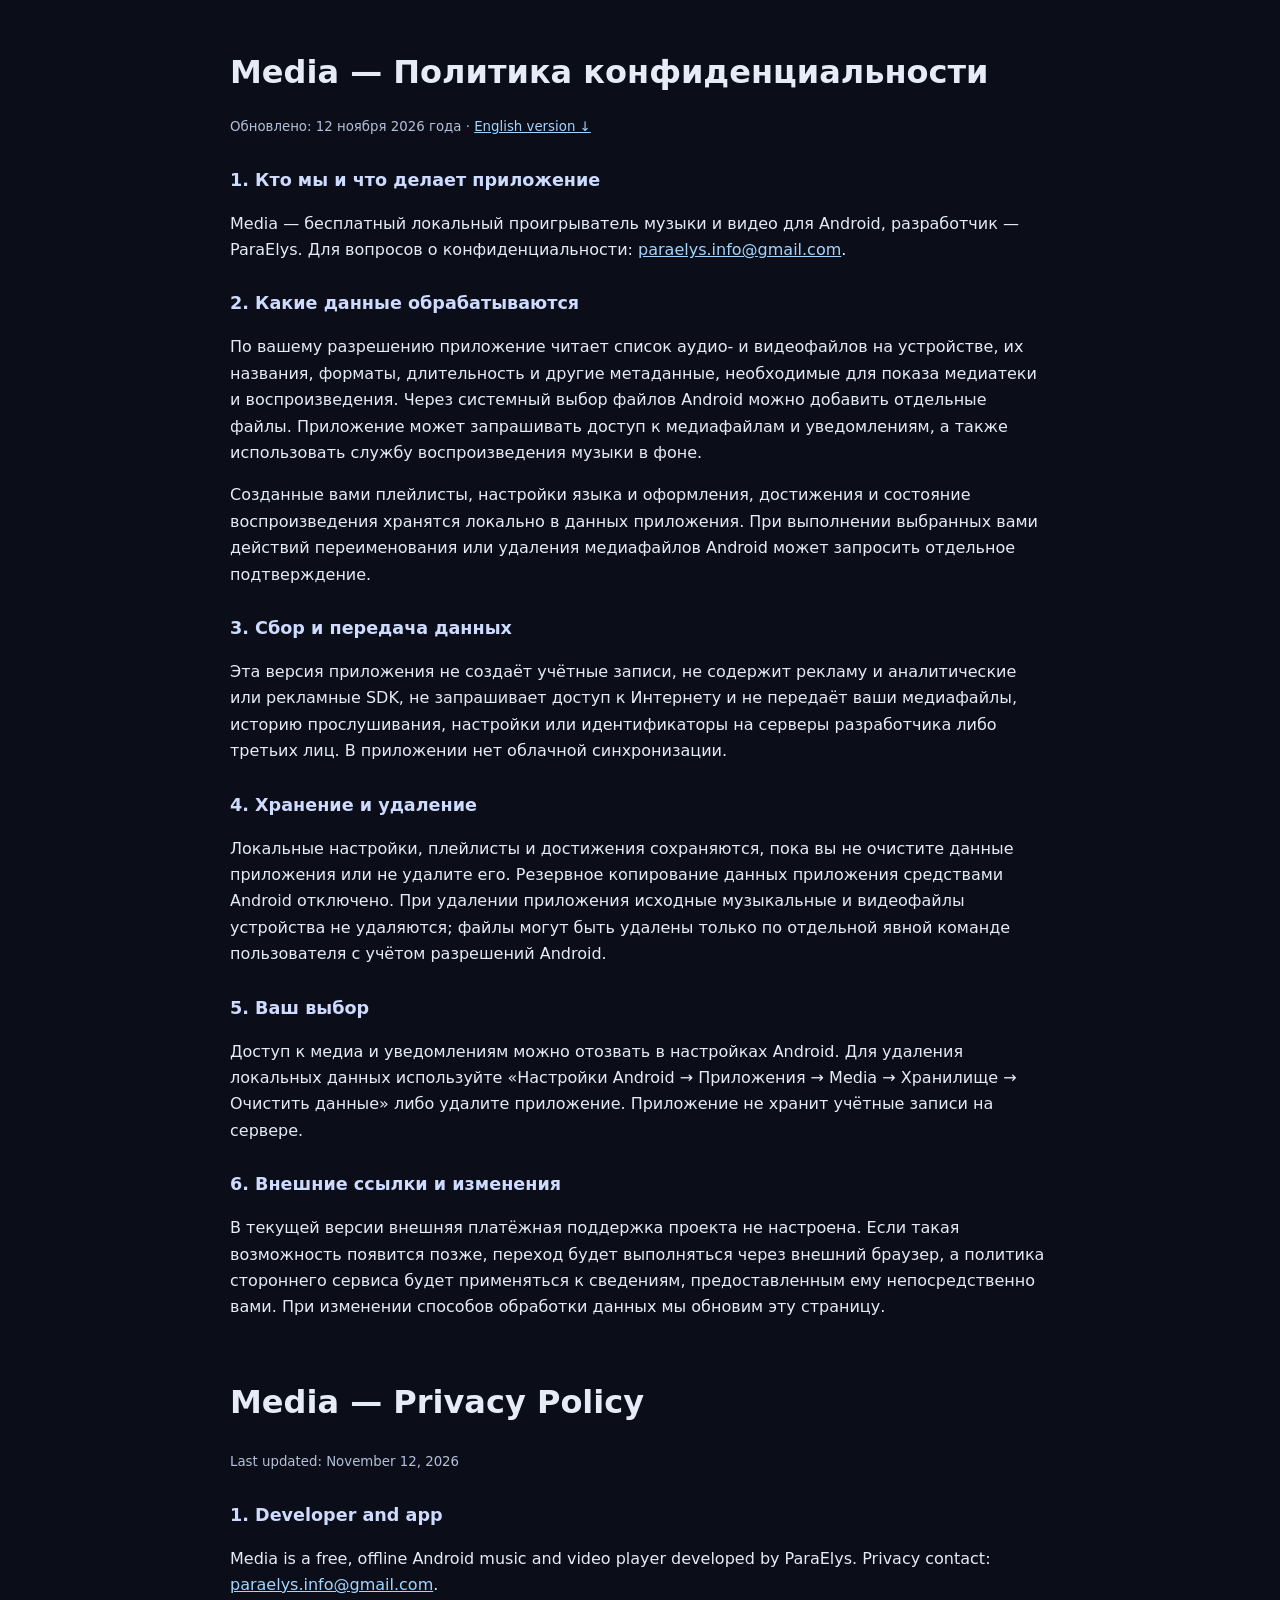
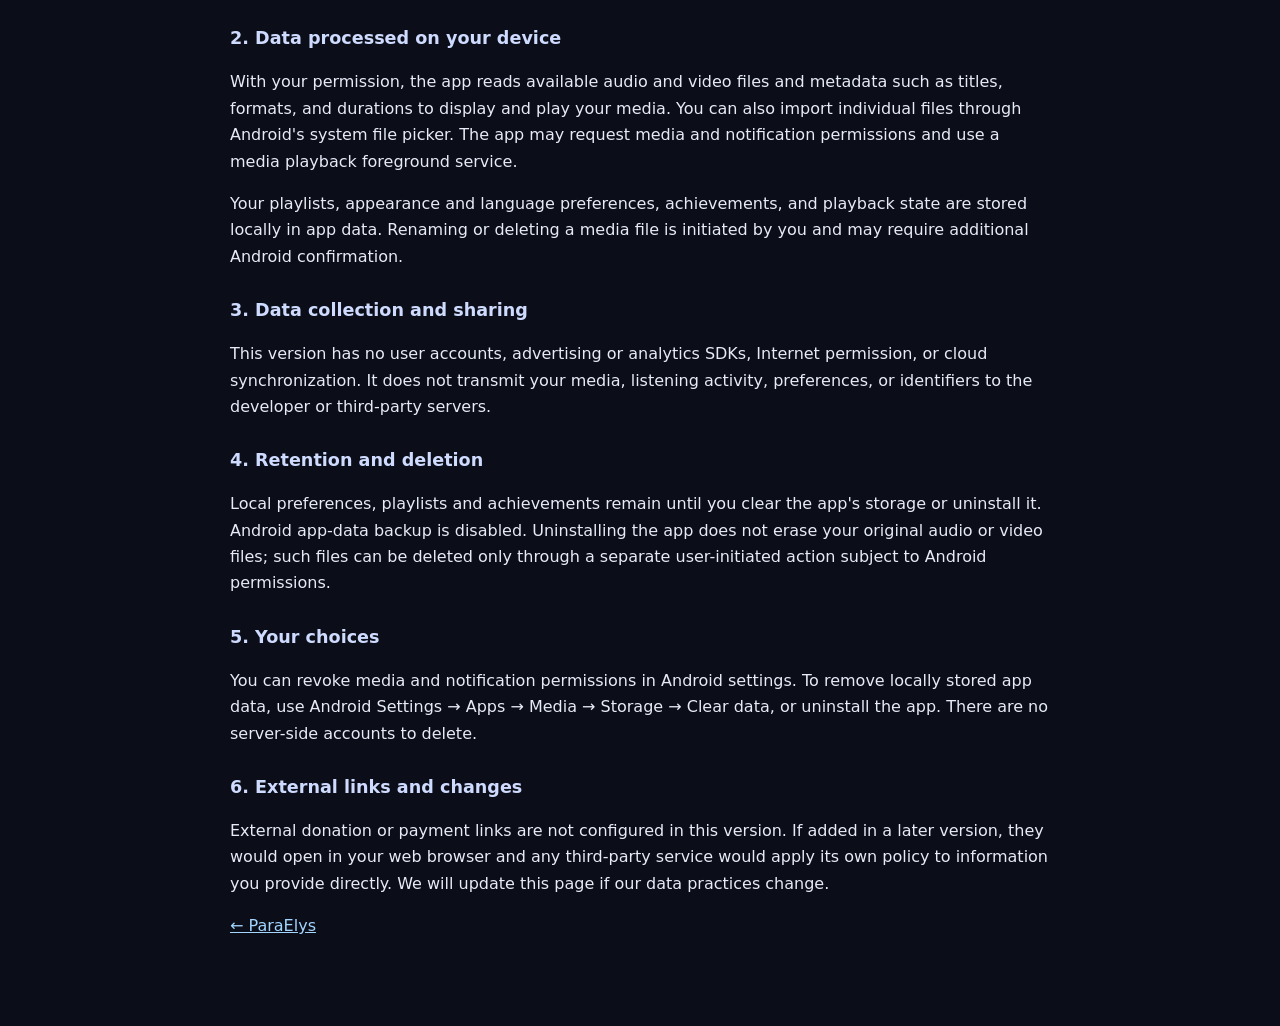
<file: media-privacy.html>
<!doctype html>
<html lang="ru">
<head>
  <meta charset="utf-8">
  <meta name="viewport" content="width=device-width, initial-scale=1">
  <meta name="robots" content="index,follow">
  <meta name="description" content="Политика конфиденциальности Media / Media Privacy Policy">
  <title>Media — Политика конфиденциальности / Privacy Policy</title>
  <style>
    :root{color-scheme:dark;font-family:system-ui,-apple-system,"Segoe UI",sans-serif}
    body{margin:0;background:#0b0e18;color:#e7eaf7;line-height:1.65}
    main{max-width:820px;margin:auto;padding:32px 22px 70px}
    a{color:#a3d5ff} a:focus-visible{outline:2px solid #a3d5ff}
    h1{font-size:clamp(1.5rem,4vw,2rem);line-height:1.2}
    h2{margin-top:26px;font-size:1.1rem;color:#cedbff}
    p,li{font-size:1rem} section{padding-top:20px}
    section+section{border-top:1px solid #35415c;margin-top:35px}
    small{color:#b6bfda}
  </style>
</head>
<body>
<main>
  <h1>Media — Политика конфиденциальности</h1>
  <small>Обновлено: 12 ноября 2026 года · <a href="#english" lang="en">English version ↓</a></small>
  <h2>1. Кто мы и что делает приложение</h2>
  <p>Media — бесплатный локальный проигрыватель музыки и видео для Android, разработчик — ParaElys. Для вопросов о конфиденциальности: <a href="mailto:paraelys.info@gmail.com">paraelys.info@gmail.com</a>.</p>
  <h2>2. Какие данные обрабатываются</h2>
  <p>По вашему разрешению приложение читает список аудио- и видеофайлов на устройстве, их названия, форматы, длительность и другие метаданные, необходимые для показа медиатеки и воспроизведения. Через системный выбор файлов Android можно добавить отдельные файлы. Приложение может запрашивать доступ к медиафайлам и уведомлениям, а также использовать службу воспроизведения музыки в фоне.</p>
  <p>Созданные вами плейлисты, настройки языка и оформления, достижения и состояние воспроизведения хранятся локально в данных приложения. При выполнении выбранных вами действий переименования или удаления медиафайлов Android может запросить отдельное подтверждение.</p>
  <h2>3. Сбор и передача данных</h2>
  <p>Эта версия приложения не создаёт учётные записи, не содержит рекламу и аналитические или рекламные SDK, не запрашивает доступ к Интернету и не передаёт ваши медиафайлы, историю прослушивания, настройки или идентификаторы на серверы разработчика либо третьих лиц. В приложении нет облачной синхронизации.</p>
  <h2>4. Хранение и удаление</h2>
  <p>Локальные настройки, плейлисты и достижения сохраняются, пока вы не очистите данные приложения или не удалите его. Резервное копирование данных приложения средствами Android отключено. При удалении приложения исходные музыкальные и видеофайлы устройства не удаляются; файлы могут быть удалены только по отдельной явной команде пользователя с учётом разрешений Android.</p>
  <h2>5. Ваш выбор</h2>
  <p>Доступ к медиа и уведомлениям можно отозвать в настройках Android. Для удаления локальных данных используйте «Настройки Android → Приложения → Media → Хранилище → Очистить данные» либо удалите приложение. Приложение не хранит учётные записи на сервере.</p>
  <h2>6. Внешние ссылки и изменения</h2>
  <p>В текущей версии внешняя платёжная поддержка проекта не настроена. Если такая возможность появится позже, переход будет выполняться через внешний браузер, а политика стороннего сервиса будет применяться к сведениям, предоставленным ему непосредственно вами. При изменении способов обработки данных мы обновим эту страницу.</p>
  <section id="english" lang="en">
    <h1>Media — Privacy Policy</h1>
    <small>Last updated: November 12, 2026</small>
    <h2>1. Developer and app</h2>
    <p>Media is a free, offline Android music and video player developed by ParaElys. Privacy contact: <a href="mailto:paraelys.info@gmail.com">paraelys.info@gmail.com</a>.</p>
    <h2>2. Data processed on your device</h2>
    <p>With your permission, the app reads available audio and video files and metadata such as titles, formats, and durations to display and play your media. You can also import individual files through Android's system file picker. The app may request media and notification permissions and use a media playback foreground service.</p>
    <p>Your playlists, appearance and language preferences, achievements, and playback state are stored locally in app data. Renaming or deleting a media file is initiated by you and may require additional Android confirmation.</p>
    <h2>3. Data collection and sharing</h2>
    <p>This version has no user accounts, advertising or analytics SDKs, Internet permission, or cloud synchronization. It does not transmit your media, listening activity, preferences, or identifiers to the developer or third-party servers.</p>
    <h2>4. Retention and deletion</h2>
    <p>Local preferences, playlists and achievements remain until you clear the app's storage or uninstall it. Android app-data backup is disabled. Uninstalling the app does not erase your original audio or video files; such files can be deleted only through a separate user-initiated action subject to Android permissions.</p>
    <h2>5. Your choices</h2>
    <p>You can revoke media and notification permissions in Android settings. To remove locally stored app data, use Android Settings → Apps → Media → Storage → Clear data, or uninstall the app. There are no server-side accounts to delete.</p>
    <h2>6. External links and changes</h2>
    <p>External donation or payment links are not configured in this version. If added in a later version, they would open in your web browser and any third-party service would apply its own policy to information you provide directly. We will update this page if our data practices change.</p>
  </section>
  <p><a href="./">← ParaElys</a></p>
</main>
</body>
</html>
</file>
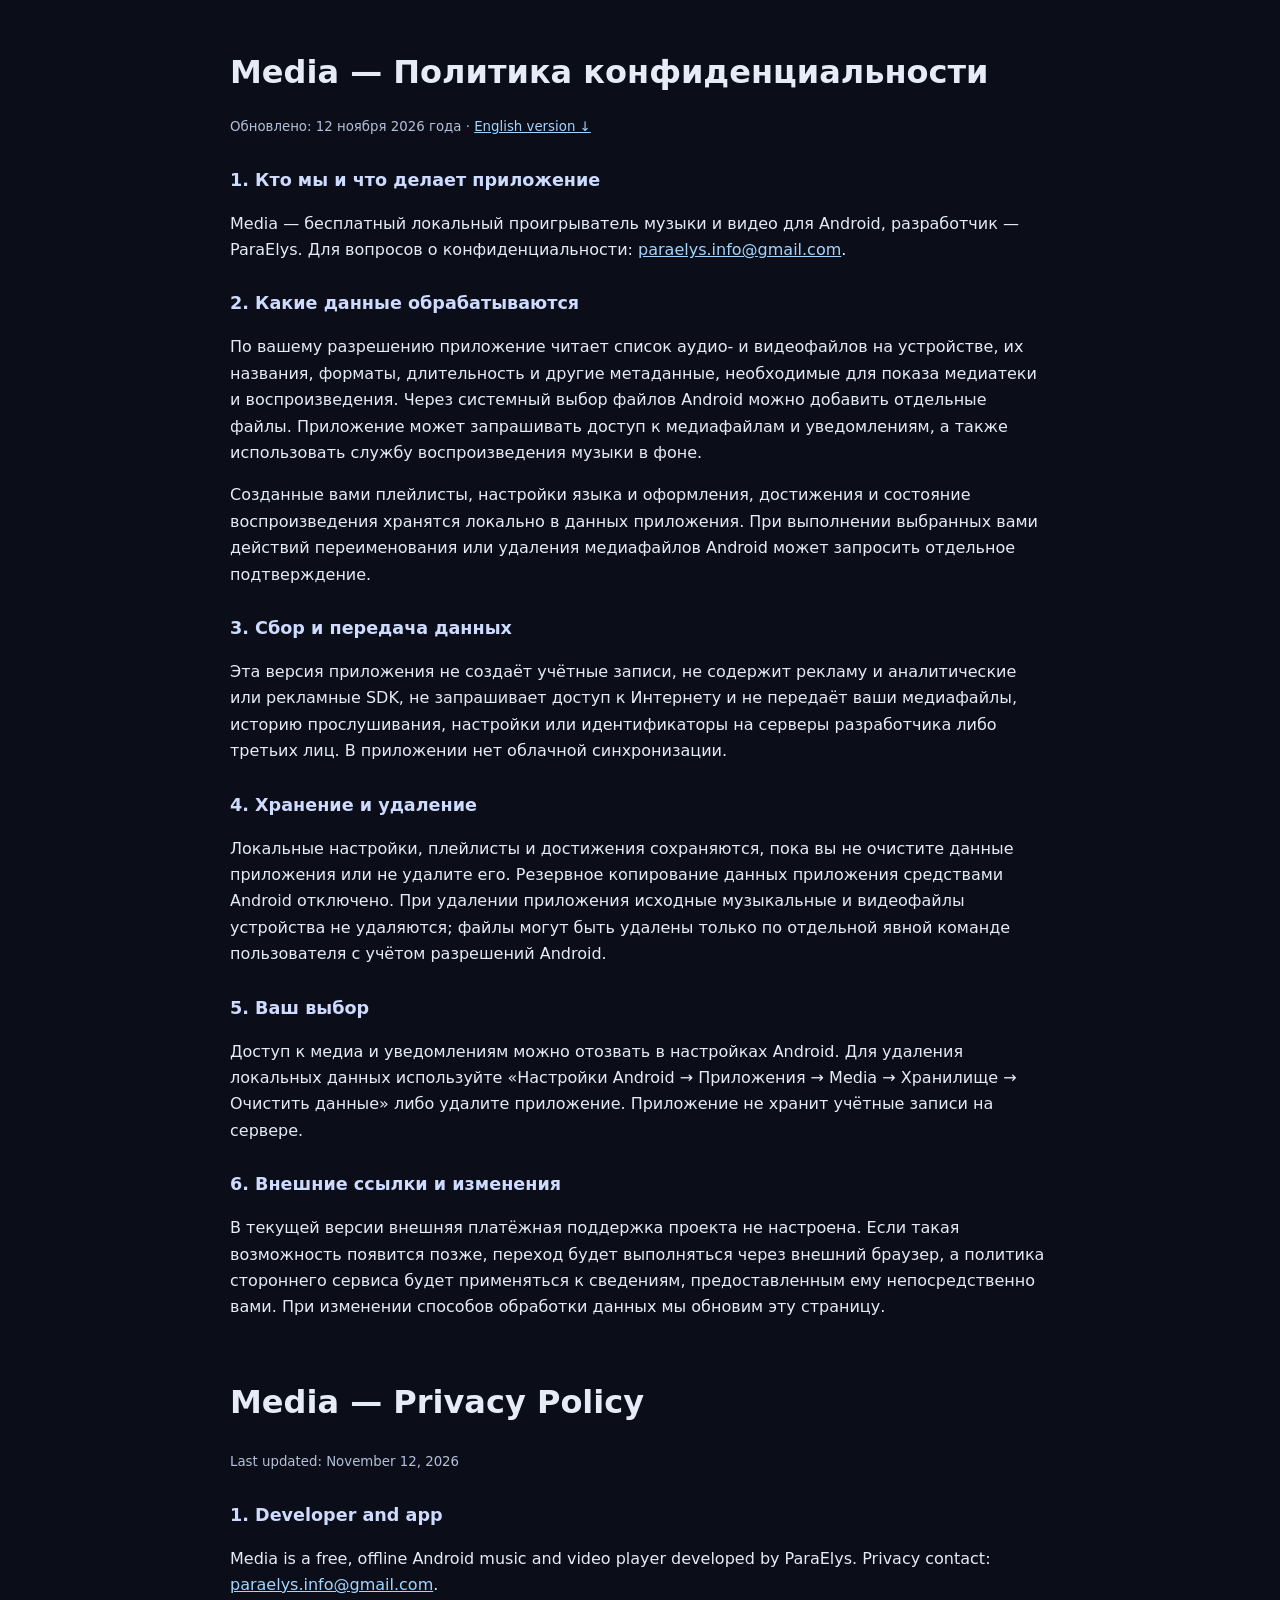
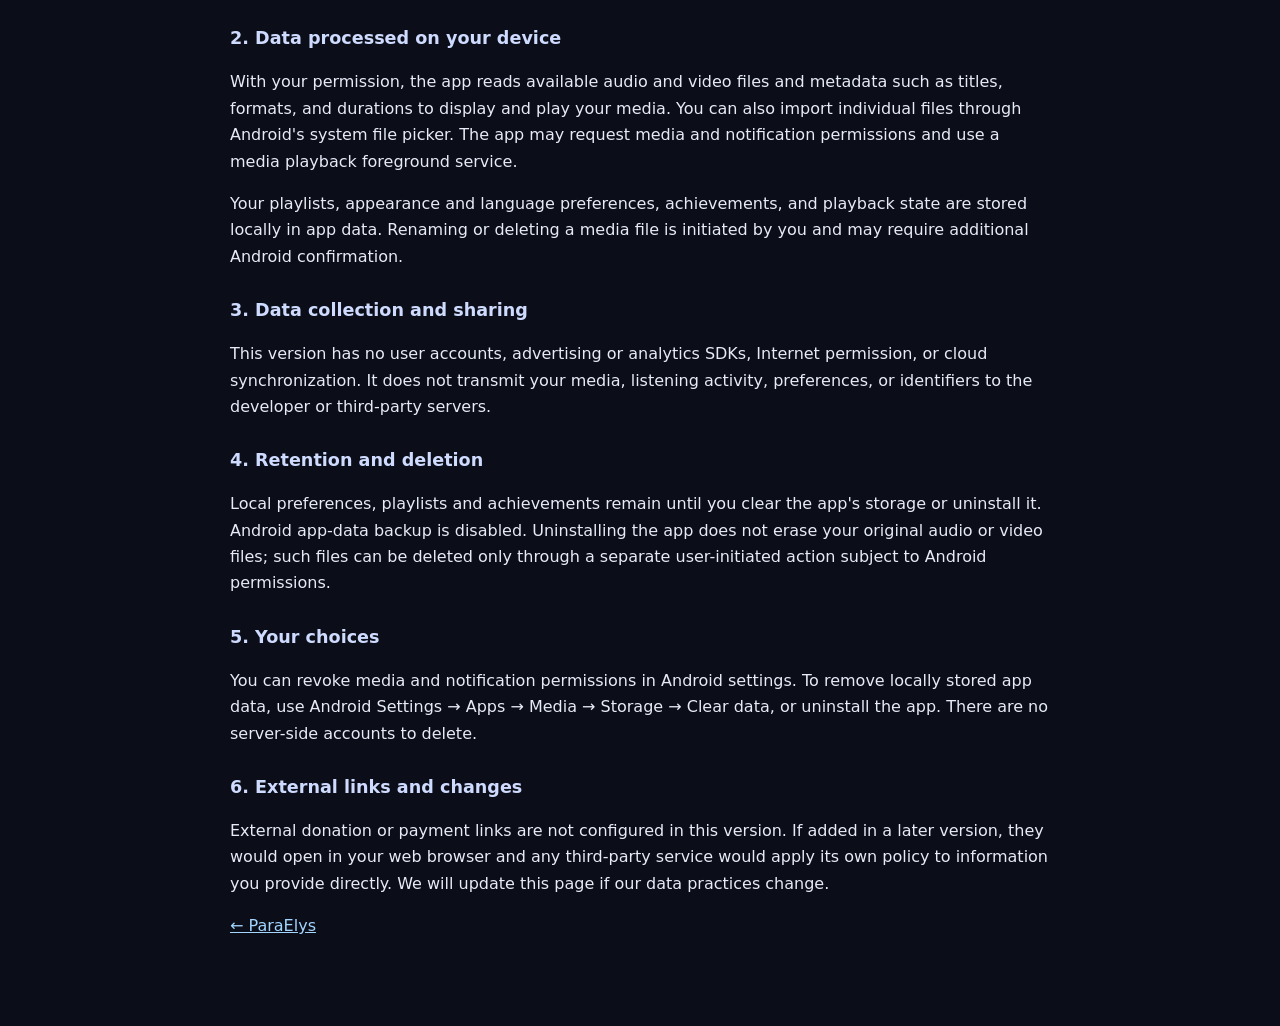
<file: player-privacy.html>
<!doctype html>
<html lang="en">
<head>
<meta charset="utf-8">
<meta name="viewport" content="width=device-width, initial-scale=1">
<meta name="robots" content="noindex,follow">
<meta http-equiv="refresh" content="0;url=media-privacy.html">
<title>Media — Privacy Policy</title>
<link rel="canonical" href="https://paraelys.github.io/ParaElys/media-privacy.html">
</head>
<body><p>Privacy policy moved to <a href="media-privacy.html">Media — Privacy Policy</a>.</p></body></html>
</file>
